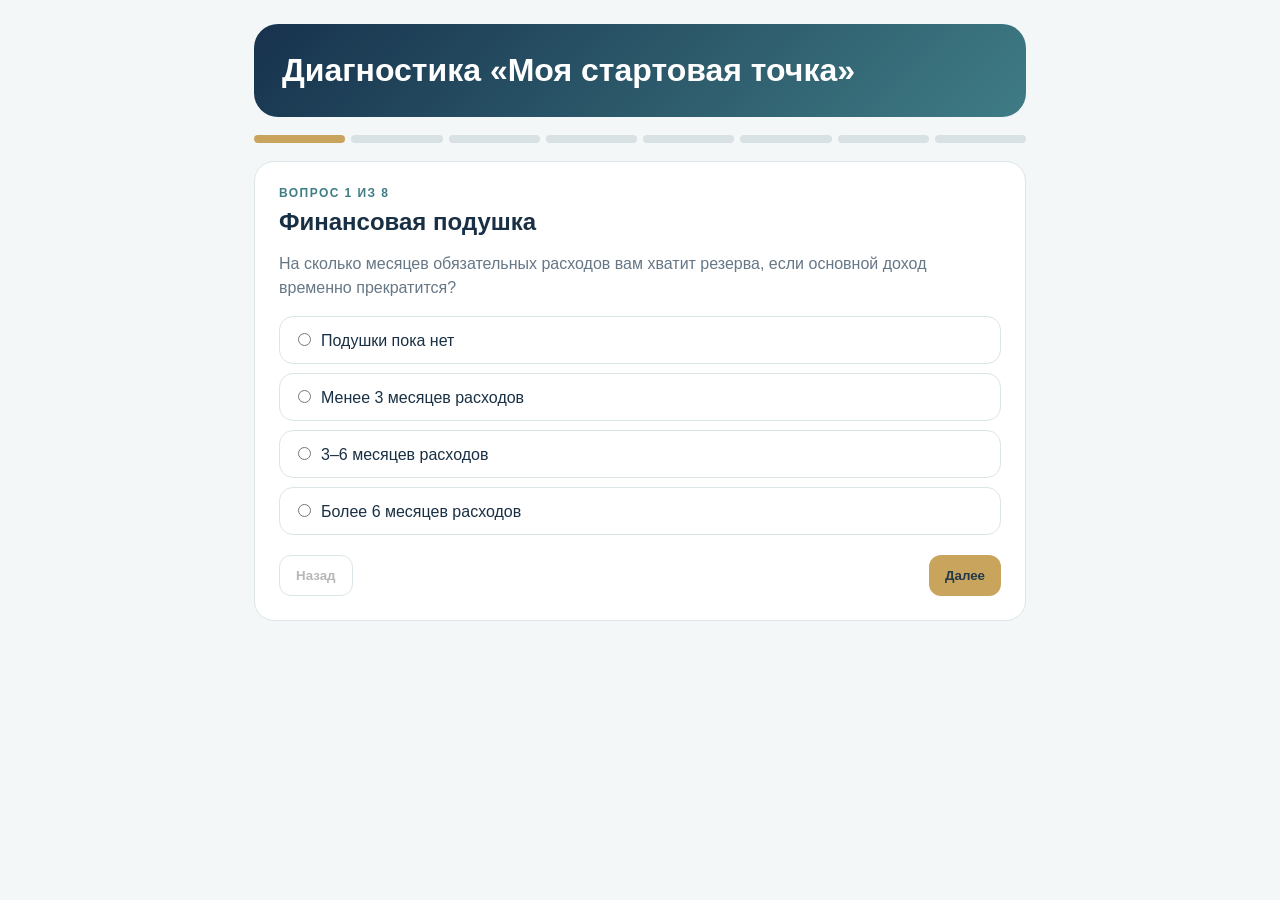
<file: index.html>
<!doctype html><html lang="ru"><head><meta charset="utf-8"><meta name="viewport" content="width=device-width,initial-scale=1"><title>Диагностика «Моя стартовая точка»</title><style>:root{--n:#17324d;--t:#3f7c85;--g:#c9a45c;--bg:#f4f7f8;--m:#667786;--l:#dce5e8}*{box-sizing:border-box}body{margin:0;font:16px Arial,sans-serif;background:var(--bg);color:#193044}.w{max-width:820px;margin:auto;padding:24px}.h{background:linear-gradient(135deg,var(--n),var(--t));color:#fff;padding:28px;border-radius:24px}.h h1{margin:0}.p{display:flex;gap:6px;margin:18px 0}.p i{height:8px;flex:1;border-radius:9px;background:#d8e1e4}.p i.on{background:var(--g)}.c{background:#fff;border:1px solid var(--l);border-radius:20px;padding:24px;margin-top:16px}.k{font-size:12px;letter-spacing:.12em;text-transform:uppercase;color:var(--t);font-weight:700}h2{margin:8px 0}.sub,.note{color:var(--m);line-height:1.5}.o{display:block;border:1px solid var(--l);border-radius:14px;padding:13px;margin:9px 0;cursor:pointer}.o:hover{background:#f8fbfb}.o input{margin-right:10px}.nav{display:flex;justify-content:space-between;gap:10px;margin-top:20px}button{border:0;border-radius:12px;padding:12px 16px;font-weight:700;cursor:pointer}.pri{background:var(--g);color:#23394b}.sec{background:#fff;border:1px solid var(--l)}.hide{display:none}.met,.recs{display:grid;grid-template-columns:repeat(3,1fr);gap:12px}.met div,.rec{border:1px solid var(--l);border-radius:16px;padding:14px}.met small{display:block;color:var(--m);margin-bottom:6px}.call,.route{background:#eef6f6;border-left:5px solid var(--t);border-radius:14px;padding:16px;margin:18px 0}.badge{display:inline-block;background:#eef3f4;border-radius:99px;padding:4px 8px;font-size:12px;color:var(--t);font-weight:700}.levels{display:grid;gap:10px}.lv{border:1px solid var(--l);border-radius:16px;padding:14px;position:relative}.lv.on{border:2px solid var(--t);background:#eef6f6}.lv.on:after{content:'Вы здесь';position:absolute;right:12px;top:12px;background:var(--g);border-radius:99px;padding:4px 8px;font-size:11px;font-weight:700}.lv small{display:block;color:var(--m);margin:3px 0}.lv p{margin:5px 60px 0 0;color:var(--m);line-height:1.4}.note{font-size:12px;margin-top:18px}@media(max-width:700px){.met,.recs{grid-template-columns:1fr}.w{padding:14px}}</style></head><body><main class="w"><header class="h"><h1>Диагностика «Моя стартовая точка»</h1></header><section id="quiz"><div id="prog" class="p"></div><div class="c"><div id="qn" class="k"></div><h2 id="qt"></h2><p id="qs" class="sub"></p><div id="ans"></div><div class="nav"><button id="back" class="sec">Назад</button><button id="next" class="pri">Далее</button></div></div></section><section id="res" class="hide"><div class="c"><div class="met"><div><small>Ваш результат</small><strong id="score"></strong></div><div><small>Стартовый уровень</small><strong id="level"></strong></div><div><small>Главный приоритет</small><strong id="priority"></strong></div></div><div class="call"><strong id="rt"></strong><div id="rx"></div></div><h2>Что делать дальше</h2><div id="recs" class="recs"></div><div class="call"><strong>Мой главный следующий шаг</strong><div id="step"></div></div><div class="route"><strong>Это не оценка ваших финансов.</strong><br>Это ваша текущая точка на маршруте к системному инвестированию.</div><h2>4 стартовых уровня</h2><div class="levels"><div id="l0" class="lv"><strong>1. Финансовый фундамент</strong><small>0–7 баллов</small><p>Укрепляем базу: подушка, кредиты, регулярные накопления и понимание общей финансовой картины.</p></div><div id="l1" class="lv"><strong>2. Готовность к старту</strong><small>8–15 баллов</small><p>Можно переходить к первым системным действиям: цели, регулярность и понимание риска.</p></div><div id="l2" class="lv"><strong>3. Построение инвестиционной системы</strong><small>16–20 баллов</small><p>Связываем цели, сроки, допустимый риск и инвестиционные инструменты в единый план.</p></div><div id="l3" class="lv"><strong>4. Оптимизация капитала</strong><small>21–24 балла</small><p>Фокус на диверсификации, эффективности структуры капитала и защите достигнутого.</p></div></div><div class="nav"><button id="restart" class="sec">Пройти заново</button><button id="print" class="pri">Сохранить результат в PDF</button></div><p class="note">Образовательная диагностика, не индивидуальная инвестиционная рекомендация. Данные не отправляются и не сохраняются: расчет выполняется только в браузере.</p></div></section></main><script>const Q=[['Финансовая подушка','На сколько месяцев обязательных расходов вам хватит резерва, если основной доход временно прекратится?',['Подушки пока нет','Менее 3 месяцев расходов','3–6 месяцев расходов','Более 6 месяцев расходов'],['Начните с создания минимального финансового резерва.','Доведите резерв хотя бы до 3 месяцев обязательных расходов.','Оцените, соответствует ли размер подушки вашей семейной ситуации.','Подушка сформирована — можно сосредоточиться на других элементах системы.']],['Регулярность накоплений','Какую часть дохода вы обычно откладываете каждый месяц?',['Пока не откладываю регулярно','До 10%','10–20%','Более 20%'],['Начните с небольшой фиксированной суммы и сделайте накопление регулярным.','Закрепите привычку и постепенно увеличивайте долю накоплений.','Свяжите сумму накоплений с конкретными целями.','Важно эффективно распределять создаваемый капитал.']],['Кредиты','Как кредиты и другие заемные обязательства влияют на ваш бюджет?',['Есть просрочки по платежам','Платежи заметно ограничивают бюджет','Есть кредиты, но платежи не мешают другим финансовым целям','Нет дорогих кредитов и займов'],['Урегулируйте просрочки и стабилизируйте долговую нагрузку.','Снизьте кредитную нагрузку и создайте больше свободного денежного потока.','Контролируйте стоимость кредитов и не позволяйте им вытеснять накопления.','Дорогие кредиты не мешают построению инвестиционного плана.']],['Финансовые цели','Насколько конкретно вы понимаете, для чего вам нужны накопления и инвестиции?',['Финансовые цели пока не определены','Есть желания, но без конкретных сумм и сроков','Есть 1–2 понятные цели','Цели имеют суммы, сроки и приоритеты'],['Выберите одну важную цель и начните с вопроса: зачем она вам?','Переведите одно желание в конкретную сумму и срок.','Уточните сумму, срок и приоритет каждой цели.','Свяжите цели с регулярным планом накоплений.']],['Как сегодня устроены мои инвестиции?','Выберите вариант, который лучше всего описывает вашу текущую ситуацию.',['Пока не инвестирую','Иногда покупаю что-то без четкого плана','Инвестирую, но нерегулярно','Есть понятный регулярный инвестиционный план'],['Начинайте с базовых принципов, простых инструментов и небольших сумм.','Сделайте паузу в хаотичных покупках и сформулируйте правила.','Добавьте регулярность и автоматизацию.','Проверьте соответствие плана целям, срокам и риску.']],['Отношение к инвестиционному риску','Насколько осознанно вы учитываете возможность временных потерь и колебаний стоимости?',['Пока об этом не думал(а)','В основном смотрю на потенциальную доходность','Понимаю, какие колебания и временные потери готов(а) выдержать','Заранее определяю допустимый риск для каждой финансовой цели'],['Определите, какие потери вы финансово и эмоционально способны выдержать.','Доходность без оценки риска — только половина картины.','Свяжите допустимый риск со сроками конкретных целей.','Периодически проверяйте, не изменились ли цели, сроки и риск.']],['Картина моих денег и активов','Насколько хорошо вы понимаете, где находятся ваши накопления, инвестиции и другие значимые активы?',['Полной картины пока нет','Знаю основные накопления и инвестиции, но не веду общий учет','Веду список и знаю примерную стоимость активов','Регулярно смотрю на весь капитал и его структуру'],['Составьте список основных активов, накоплений и обязательств.','Добавьте стоимость, доступность денег и назначение каждого актива.','Периодически оценивайте структуру и концентрацию рисков.','Фокусируйтесь на диверсификации и эффективности капитала.']],['Защита семьи от крупных финансовых рисков','Речь о событиях, которые могут резко ухудшить финансовое положение семьи: серьезная болезнь или травма, длительная потеря дохода, смерть основного кормильца, повреждение или утрата жилья и другого значимого имущества. Оцените, есть ли у семьи резерв и/или страховая защита на такие случаи.',['Эту тему пока не оценивал(а)','Есть отдельные страховые решения, но общей картины нет','Основные финансовые риски семьи частично закрыты','Есть понятная система защиты ключевых рисков'],['Определите события, которые могут сильнее всего повлиять на финансовый план семьи.','Проверьте, какие риски реально закрывают существующие решения и резервы.','Определите наиболее критичные пробелы в защите.','Периодически проверяйте актуальность системы защиты.']]];let c=0,S=Array(8).fill(null),E=id=>document.getElementById(id);function render(){E('prog').innerHTML=Q.map((_,i)=>`<i class="${i<=c?'on':''}"></i>`).join('');E('qn').textContent=`Вопрос ${c+1} из 8`;E('qt').textContent=Q[c][0];E('qs').textContent=Q[c][1];E('ans').innerHTML=Q[c][2].map((x,i)=>`<label class="o"><input type="radio" name="a" value="${i}" ${S[c]===i?'checked':''}>${x}</label>`).join('');document.querySelectorAll('[name=a]').forEach(r=>r.onchange=()=>S[c]=+r.value);E('back').disabled=c===0;E('next').textContent=c===7?'Показать результат':'Далее'}function finish(){let sc=S.reduce((a,b)=>a+b,0),lev,title,desc;if(sc<=7){lev='Финансовый фундамент';title='Сначала укрепите финансовую базу';desc='Инвестиции пока не должны быть главным фокусом.'}else if(sc<=15){lev='Готовность к старту';title='Вы готовы к первым системным действиям';desc='Сосредоточьтесь на целях, регулярности и понимании риска.'}else if(sc<=20){lev='Построение инвестиционной системы';title='От отдельных действий — к единой системе';desc='Свяжите цели, сроки, структуру капитала и инструменты.'}else{lev='Оптимизация капитала';title='База выстроена — время оптимизировать';desc='Фокус — диверсификация, эффективность и защита достигнутого.'}let rank=S.map((v,i)=>({i,v})).sort((a,b)=>a.v-b.v||a.i-b.i),ids=[];if(S[0]===0)ids.push(0);if(S[2]===0)ids.push(2);for(let x of rank){if(!ids.includes(x.i))ids.push(x.i);if(ids.length===3)break}E('score').textContent=sc+' / 24';E('level').textContent=lev;E('priority').textContent=Q[ids[0]][0];E('rt').textContent=title;E('rx').textContent=desc;if(S[2]===0){E('rt').textContent='Сначала стабилизируйте кредиты';E('rx').textContent='Просрочки — стоп-сигнал. До увеличения инвестиционного риска приоритетом является стабилизация долгов.'}else if(S[0]===0){E('rt').textContent='Сначала создайте финансовую подушку';E('rx').textContent='Отсутствие резерва делает инвестиционный план уязвимым.'}document.querySelectorAll('.lv').forEach(x=>x.classList.remove('on'));E('l'+(sc<=7?0:sc<=15?1:sc<=20?2:3)).classList.add('on');E('recs').innerHTML=ids.map((i,k)=>`<div class="rec"><span class="badge">Приоритет ${k+1}</span><h3>${Q[i][0]}</h3><div>${Q[i][3][S[i]]}</div></div>`).join('');E('step').textContent=Q[ids[0]][3][S[ids[0]]];E('quiz').classList.add('hide');E('res').classList.remove('hide')}E('next').onclick=()=>{let r=document.querySelector('[name=a]:checked');if(r)S[c]=+r.value;if(S[c]===null)return alert('Выберите один вариант ответа.');c===7?finish():(c++,render())};E('back').onclick=()=>{if(c>0)c--;render()};E('restart').onclick=()=>{c=0;S=Array(8).fill(null);E('res').classList.add('hide');E('quiz').classList.remove('hide');render()};E('print').onclick=()=>print();render();</script></body></html>
</file>
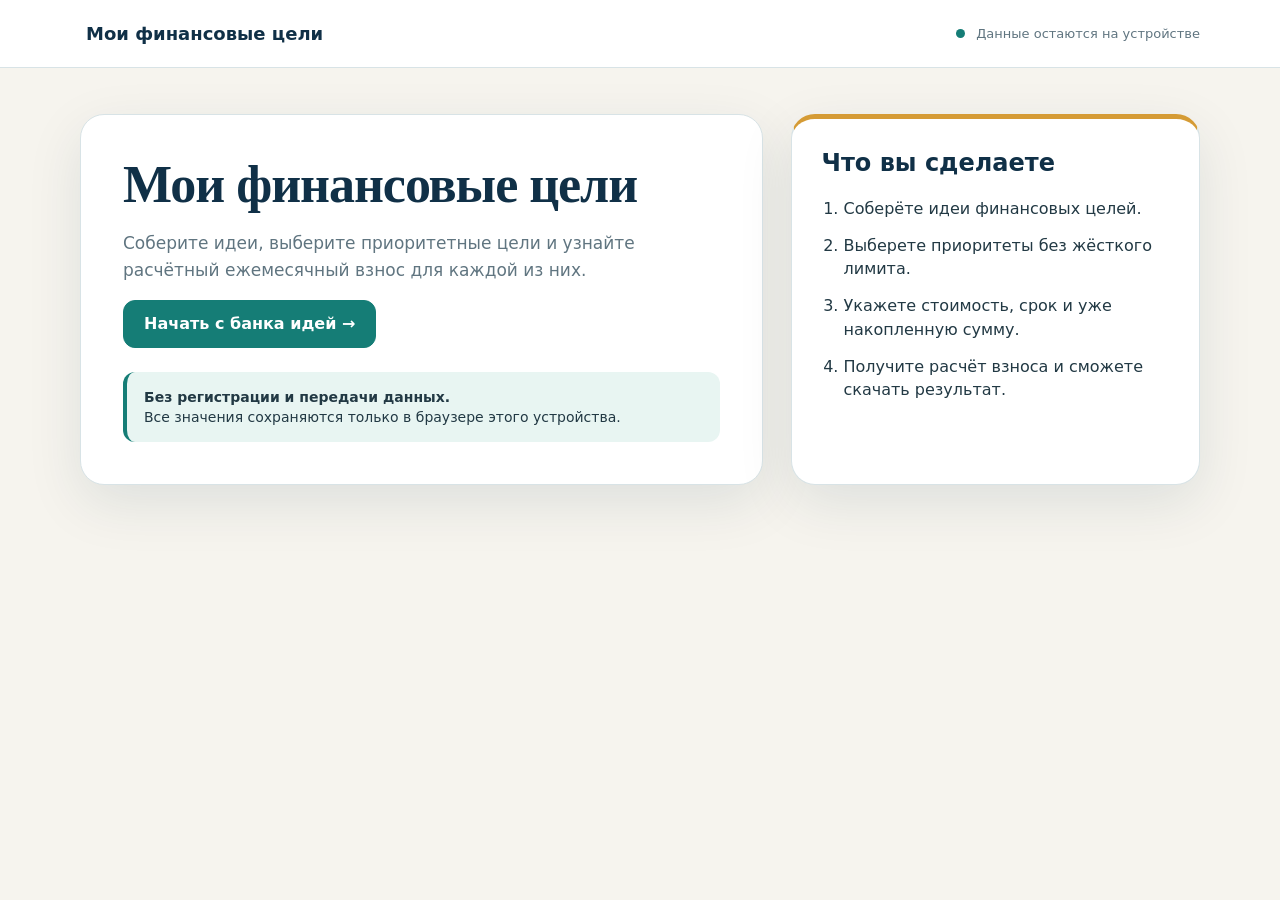
<file: financial-goals/index.html>
<!doctype html>
<html lang="ru">
<head>
  <meta charset="UTF-8">
  <meta name="viewport" content="width=device-width,initial-scale=1">
  <meta name="description" content="Приоритизация финансовых целей и расчёт ежемесячного взноса — без регистрации и передачи данных.">
  <title>Мои финансовые цели</title>
  <link rel="stylesheet" href="./style.css?v=1">
</head>
<body>
  <header class="topbar"><button id="brand">Мои финансовые цели</button><span><i></i> Данные остаются на устройстве</span></header>
  <main id="app"></main>
  <script src="../financial-start/html2pdf.bundle.min.js"></script>
  <script>
const ideas=[
  ["Недвижимость",["Первоначальный взнос","Квартира для себя","Недвижимость для дохода"]],
  ["Крупные покупки",["Автомобиль","Ремонт","Техника"]],
  ["Образование",["Образование детей","Новое образование","Повышение квалификации"]],
  ["Качество жизни",["Путешествие","Крупный семейный проект"]],
  ["Бизнес",["Запуск бизнеса","Развитие бизнеса"]],
  ["Капитал",["Капитал для пассивного дохода","Капитал детям"]]
];
const storageKey="financial-goals-v1";
const format=new Intl.NumberFormat("ru-RU",{maximumFractionDigits:0});
let state={screen:"home",selected:[],customIdeas:[],goals:[],queue:[],editing:null,inflation:7,growth:14,reflection:""};
const app=document.getElementById("app");
function load(){try{const saved=JSON.parse(localStorage.getItem(storageKey)||"{}");state={...state,...saved,screen:"home",queue:[],editing:null};}catch{}}
function save(){localStorage.setItem(storageKey,JSON.stringify({...state,screen:"home",queue:[],editing:null}));}
function esc(v){return String(v??"").replace(/[&<>"']/g,c=>({"&":"&amp;","<":"&lt;",">":"&gt;",'"':"&quot;","'":"&#39;"}[c]));}
function yearsText(v){const n=Number(v);return Number.isInteger(n)?`${n} ${n%10===1&&n%100!==11?"год":n%10>=2&&n%10<=4&&(n%100<12||n%100>14)?"года":"лет"}`:`${n} лет`;}
function calc(goal){const futureCost=goal.cost*(1+state.inflation/100)**goal.years;const futureSaved=goal.saved*(1+state.growth/100)**goal.years;const months=Math.round(goal.years*12);const monthlyRate=(1+state.growth/100)**(1/12)-1;const factor=monthlyRate===0?months:((1+monthlyRate)**months-1)/monthlyRate;return{goal,futureCost,futureSaved,monthly:Math.max(0,(futureCost-futureSaved)/factor),months};}
function shell(body,step=""){app.innerHTML=`<section class="screen">${step?`<div class="progress"><span>${step}</span><b>Данные сохраняются автоматически</b></div>`:""}${body}</section>`;}
function render(){save();if(state.screen==="home")return home();if(state.screen==="ideas")return bank();if(state.screen==="form")return form();if(state.screen==="summary")return summary();}
function home(){shell(`<div class="hero"><section class="hero-main"><h1>Мои финансовые цели</h1><p class="lead">Соберите идеи, выберите приоритетные цели и узнайте расчётный ежемесячный взнос для каждой из них.</p><button class="primary" id="start">${state.goals.length||state.selected.length?"Продолжить работу":"Начать с банка идей"} →</button><div class="note"><strong>Без регистрации и передачи данных.</strong><br>Все значения сохраняются только в браузере этого устройства.</div></section><aside class="hero-side"><h2>Что вы сделаете</h2><ol><li>Соберёте идеи финансовых целей.</li><li>Выберете приоритеты без жёсткого лимита.</li><li>Укажете стоимость, срок и уже накопленную сумму.</li><li>Получите расчёт взноса и сможете скачать результат.</li></ol></aside></div>`);document.getElementById("start").onclick=()=>{state.screen="ideas";render()};}
function bank(){const all=[...ideas,["Мои идеи",state.customIdeas]];shell(`<div class="head"><p class="eyebrow">Шаг 1</p><h1>Банк идей</h1><p>Можно выбрать одну идею несколько раз. Для первого цикла рекомендуем сфокусироваться максимум на трёх целях, но жёсткого ограничения нет.</p></div><div class="workspace"><section><div class="idea-groups">${all.map(([cat,list])=>`<div class="idea-group"><h2>${cat}</h2><div class="idea-list">${list.map(name=>`<button class="idea" data-name="${esc(name)}"><span>${esc(name)}</span><small>Выбрать цель</small></button>`).join("")||"<p class='muted'>Добавьте свою идею ниже.</p>"}</div></div>`).join("")}</div><form id="custom" class="custom"><label>Своя идея<input name="name" maxlength="80" placeholder="Например, семейное путешествие"></label><button class="secondary">Добавить идею</button></form></section><aside class="selected"><h2>Выбрано для заполнения</h2><p>${state.selected.length?`${state.selected.length} ${state.selected.length===1?"цель":"цели"}`:"Пока ничего не выбрано"}</p><div>${state.selected.map((name,i)=>`<div class="selected-row"><span>${esc(name)}</span><button data-remove="${i}" aria-label="Убрать ${esc(name)}">×</button></div>`).join("")}</div><button class="primary wide" id="fill" ${state.selected.length?"":"disabled"}>Заполнить параметры →</button>${state.goals.length?`<button class="secondary wide" id="results">К сохранённым целям</button>`:""}</aside></div>`,`1 из 3`);
document.querySelectorAll(".idea").forEach(b=>b.onclick=()=>{state.selected.push(b.dataset.name);render()});document.querySelectorAll("[data-remove]").forEach(b=>b.onclick=()=>{state.selected.splice(Number(b.dataset.remove),1);render()});document.getElementById("custom").onsubmit=e=>{e.preventDefault();const name=new FormData(e.currentTarget).get("name").trim();if(!name)return;if(!state.customIdeas.includes(name))state.customIdeas.push(name);state.selected.push(name);render()};document.getElementById("fill").onclick=()=>{state.queue=[...state.selected];state.editing=null;state.screen="form";render()};const res=document.getElementById("results");if(res)res.onclick=()=>{state.screen="summary";render()};}
function form(){const existing=state.editing!==null?state.goals.find(g=>g.id===state.editing):null;const name=existing?.name||state.queue[0]||"";if(!name){state.screen="summary";return render()}shell(`<div class="head"><p class="eyebrow">Шаг 2</p><h1>${existing?"Изменить цель":"Из желания — в финансовую цель"}</h1><p>${existing?"Поля заполнены сохранёнными данными.":`Сейчас заполняем: <strong>${esc(name)}</strong>. После сохранения останется: ${Math.max(0,state.queue.length-1)}.`}</p></div><form class="goal-form" id="goalForm"><label>Название<input name="name" required maxlength="80" value="${esc(name)}"></label><label>Почему это важно? <em>необязательно</em><input name="why" maxlength="180" value="${esc(existing?.why||"")}" placeholder="Коротко зафиксируйте личный смысл"></label><div class="fields"><label>Стоимость цели сегодня, ₽<input name="cost" type="number" min="1" max="1000000000000" step="1" required value="${existing?.cost??""}" placeholder="Введите сумму"><small>От 1 ₽ до 1 трлн ₽</small></label><label>Срок до цели, лет<input name="years" type="number" min="0.1" max="50" step="0.1" required value="${existing?.years??""}" placeholder="Например, 5"><small>От 0,1 до 50 лет</small></label><label>Уже отложено, ₽ <em>необязательно</em><input name="saved" type="number" min="0" max="1000000000000" step="1" value="${existing?.saved??""}" placeholder="0"></label><label>Приоритет<select name="priority"><option ${existing?.priority==="Высокий"?"selected":""}>Высокий</option><option ${existing?.priority==="Средний"?"selected":""}>Средний</option><option ${existing?.priority==="Низкий"?"selected":""}>Низкий</option></select></label></div><p class="error" id="error"></p><div class="actions"><button type="button" class="secondary" id="cancel">Назад</button><button class="primary">Сохранить цель</button></div></form>`,`2 из 3`);
document.getElementById("cancel").onclick=()=>{state.screen=existing?"summary":"ideas";render()};document.getElementById("goalForm").onsubmit=e=>{e.preventDefault();const f=new FormData(e.currentTarget),goal={id:existing?.id||Date.now()+Math.random(),name:f.get("name").trim(),why:f.get("why").trim(),cost:Number(f.get("cost")),years:Number(f.get("years")),saved:Number(f.get("saved")||0),priority:f.get("priority")};let err="";if(!goal.name)err="Укажите название цели.";else if(!Number.isFinite(goal.cost)||goal.cost<1||goal.cost>1e12)err="Исправьте стоимость цели: допустима сумма от 1 ₽ до 1 трлн ₽.";else if(!Number.isFinite(goal.years)||goal.years<.1||goal.years>50)err="Исправьте срок: допустимо от 0,1 до 50 лет.";else if(!Number.isFinite(goal.saved)||goal.saved<0||goal.saved>1e12)err="Исправьте уже накопленную сумму: допустимо от 0 ₽ до 1 трлн ₽.";if(err){document.getElementById("error").textContent=err;return}if(existing){state.goals=state.goals.map(g=>g.id===existing.id?goal:g);state.editing=null;state.screen="summary"}else{state.goals.push(goal);state.queue.shift();state.selected.shift();state.screen=state.queue.length?"form":"summary"}render()};}
function summary(){const valid=Number.isFinite(state.inflation)&&state.inflation>=0&&state.inflation<=100&&Number.isFinite(state.growth)&&state.growth>=0&&state.growth<=100;const rows=valid?state.goals.map(calc):[];const total=rows.reduce((s,r)=>s+r.monthly,0);const order={"Высокий":0,"Средний":1,"Низкий":2};const sorted=[...rows].sort((a,b)=>order[a.goal.priority]-order[b.goal.priority]);shell(`<div id="pdf"><header class="result-hero"><p class="eyebrow">Результат</p><h1>Мой план финансовых целей</h1><p>Расчёт показывает ориентир для планирования, а не обещание будущей доходности.</p></header><div class="result-shell"><div class="rates"><label>Инфляция, % в год<input id="inflation" type="number" min="0" max="100" step="0.1" value="${state.inflation}"><small>Задано системой, можно изменить</small></label><label>Сценарная доходность, % в год<input id="growth" type="number" min="0" max="100" step="0.1" value="${state.growth}"><small>Сценарий, не прогноз и не гарантия</small></label></div><aside class="inflation"><strong>Проверьте ориентир по инфляции</strong><p>Сравните официальную инфляцию со своей персональной — она зависит от структуры расходов.</p><a href="https://fincult.info/calc/inflation/" target="_blank" rel="noopener">Рассчитать персональную инфляцию ↗</a></aside>${!valid?`<p class="error">Инфляция и доходность должны быть числами от 0 до 100%.</p>`:""}${!state.goals.length?`<div class="empty"><b>Добавьте хотя бы одну цель</b></div>`:`<div class="total"><span>Суммарный расчётный взнос на старте</span><strong>${format.format(total)} ₽/мес.</strong><small>Предполагается, что накопление на все цели начинается одновременно.</small></div><h2>Цели в порядке приоритета</h2><div class="calc-list">${sorted.map((r,i)=>`<article><div class="calc-title"><div><span class="tag">${esc(r.goal.priority)} · ${i+1}</span><h3>${esc(r.goal.name)}</h3><small>${yearsText(r.goal.years)}</small></div><button data-edit="${r.goal.id}">Изменить</button></div><div class="metrics"><div><span>Стоимость сегодня</span><b>${format.format(r.goal.cost)} ₽</b></div><div><span>Будущая стоимость</span><b>${format.format(r.futureCost)} ₽</b></div><div><span>Накопленное к сроку</span><b>${format.format(r.futureSaved)} ₽</b></div><div class="accent"><span>Нужно в месяц</span><b>${format.format(r.monthly)} ₽/мес.</b></div></div><p class="explain">Расчёт учитывает инфляцию ${state.inflation}% и эффективную годовую доходность ${state.growth}%. Месячная ставка: (1 + годовая ставка)<sup>1/12</sup> − 1; взносы предполагаются в конце месяца.</p><button class="delete" data-delete="${r.goal.id}">Удалить цель</button></article>`).join("")}</div>`}<div class="reflection"><h2>Какой следующий шаг реалистичен?</h2><div>${["Расчёт соответствует моим ожиданиям","Нужно уточнить стоимость цели","Нужно пересмотреть срок","Цели лучше реализовывать последовательно","Нужно изменить приоритеты"].map(v=>`<button class="${state.reflection===v?"selected":""}" data-ref="${v}">${v}</button>`).join("")}</div></div><p class="disclaimer">Расчёт носит образовательный характер и не является индивидуальной инвестиционной рекомендацией.</p></div></div><div class="result-actions"><button class="primary" id="pdfBtn">Скачать результат в PDF</button><button class="secondary" id="add">Добавить или выбрать цели</button></div><p id="status" class="muted"></p>`,`3 из 3`);
document.getElementById("inflation").onchange=e=>{state.inflation=Number(e.target.value);render()};document.getElementById("growth").onchange=e=>{state.growth=Number(e.target.value);render()};document.querySelectorAll("[data-edit]").forEach(b=>b.onclick=()=>{state.editing=Number(b.dataset.edit);state.screen="form";render()});document.querySelectorAll("[data-delete]").forEach(b=>b.onclick=()=>{if(confirm("Удалить эту цель?")){state.goals=state.goals.filter(g=>g.id!==Number(b.dataset.delete));render()}});document.querySelectorAll("[data-ref]").forEach(b=>b.onclick=()=>{state.reflection=b.dataset.ref;render()});document.getElementById("add").onclick=()=>{state.screen="ideas";render()};document.getElementById("pdfBtn").onclick=downloadPdf;}
async function downloadPdf(){const btn=document.getElementById("pdfBtn"),status=document.getElementById("status");btn.disabled=true;status.textContent="Формируем PDF…";try{const date=new Date().toLocaleDateString("ru-RU").replaceAll(".","-");await html2pdf().set({margin:9,filename:`Мои_финансовые_цели_${date}.pdf`,image:{type:"jpeg",quality:.96},html2canvas:{scale:2,backgroundColor:"#fff",useCORS:true},jsPDF:{unit:"mm",format:"a4",orientation:"portrait"},pagebreak:{mode:["css","legacy"]}}).from(document.getElementById("pdf")).save();status.textContent="PDF скачан на устройство."}catch{status.textContent="Не удалось создать PDF. Обновите страницу и попробуйте снова."}finally{btn.disabled=false}}
document.getElementById("brand").onclick=()=>{state.screen="home";render()};load();render();
  </script>
</body>
</html>
</file>
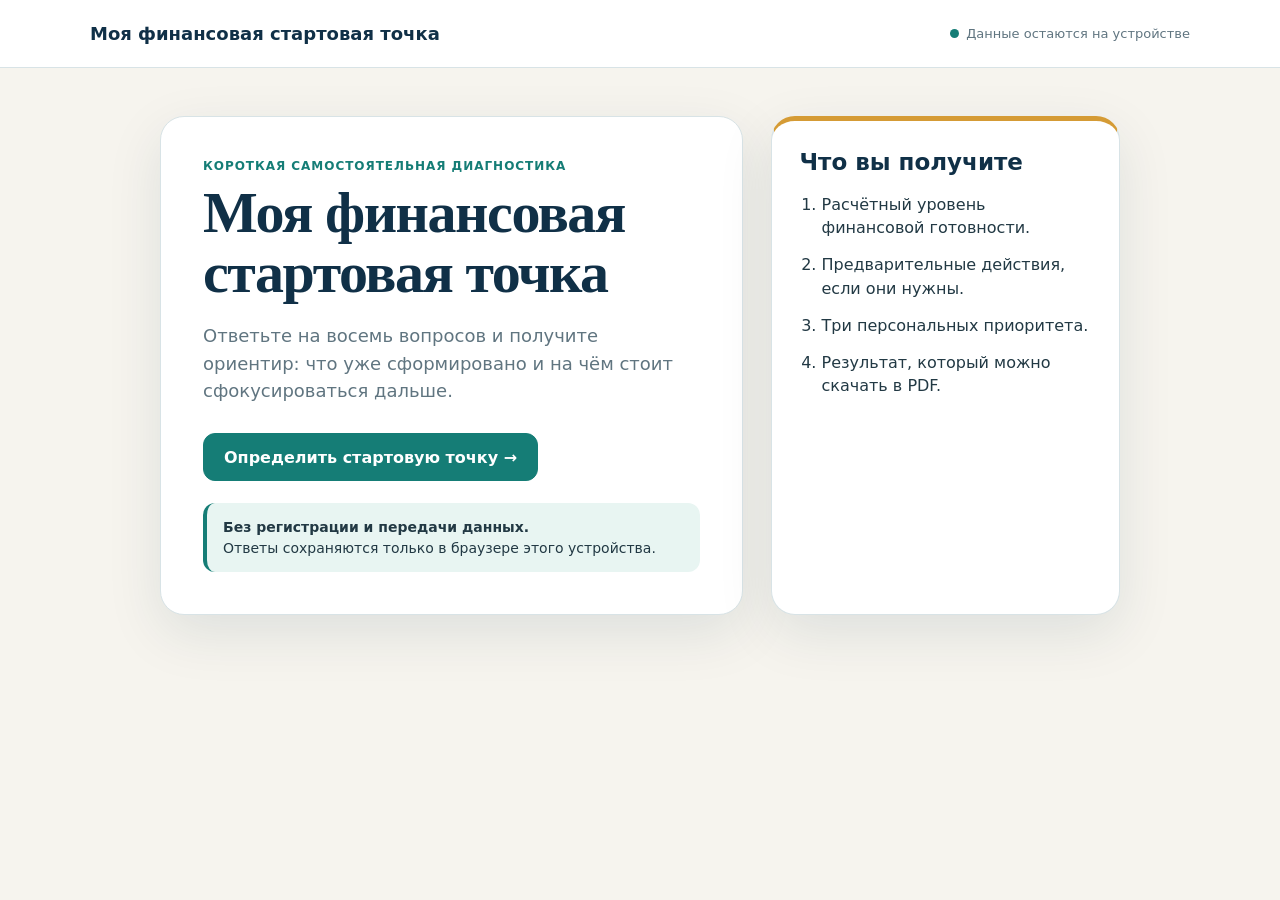
<file: financial-start/index.html>
<!doctype html>
<html lang="ru">
<head>
  <meta charset="UTF-8">
  <meta name="viewport" content="width=device-width, initial-scale=1.0">
  <meta name="description" content="Короткая диагностика финансовой стартовой точки — без регистрации и передачи данных.">
  <title>Моя финансовая стартовая точка</title>
  <link rel="stylesheet" href="./style.css?v=9042c731">
</head>
<body>
  <header class="topbar">
    <button class="brand" id="brand">Моя финансовая стартовая точка</button>
    <span class="privacy-dot"><i></i> Данные остаются на устройстве</span>
  </header>
  <main id="app"></main>
  <script src="./html2pdf.bundle.min.js"></script>
  <script type="module">
const questions = [{"title":"Финансовая подушка","text":"На сколько месяцев обязательных расходов вам хватит резерва, если основной доход временно прекратится?","options":["Подушки пока нет","Менее 3 месяцев","3–6 месяцев","Более 6 месяцев"],"actions":["Начните формировать отдельный резерв и постепенно доведите его до 3–6 месяцев обязательных расходов.","Доведите резерв как минимум до 3 месяцев обязательных расходов.","Поддерживайте резерв на уровне 3–6 месяцев и пересматривайте сумму при изменении расходов.","Проверьте, соответствует ли размер резерва вашим рискам и не хранится ли в нём избыточная сумма без отдельной цели."]},{"title":"Регулярность накоплений","text":"Какую часть дохода вы обычно откладываете каждый месяц?","options":["Пока не откладываю регулярно","До 10%","10–20%","Более 20%"],"actions":["Настройте автоматическое накопление посильной суммы сразу после получения дохода.","Закрепите регулярность и постепенно увеличивайте долю накоплений до комфортного уровня.","Сохраняйте регулярность и распределяйте накопления между конкретными целями.","Проверьте, что высокая доля накоплений не создаёт дефицита текущих денег и направляется на приоритетные цели."]},{"title":"Кредиты","text":"Как кредиты и другие заемные обязательства влияют на ваш бюджет?","options":["Есть просрочки по платежам","Платежи заметно ограничивают бюджет","Есть кредиты, но платежи не мешают другим финансовым целям","Нет кредитов и займов"],"actions":["Сначала устраните просрочки и стабилизируйте платежи; инвестиционные действия отложите до решения этой задачи.","Составьте план снижения кредитной нагрузки и освободите больше денег для финансовых целей.","Продолжайте соблюдать график платежей и контролируйте, чтобы кредиты не начали ограничивать накопления.","Сохраняйте осторожность с новыми займами и направляйте свободный денежный поток на приоритетные цели."]},{"title":"Финансовые цели","text":"Насколько конкретно вы понимаете, для чего вам нужны накопления и инвестиции?","options":["Цели пока не определены","Есть желания, но без сумм и сроков","Есть 1–2 понятные цели, с суммами и сроками","Все цели имеют суммы, сроки и приоритеты"],"actions":["Соберите идеи и сначала выделите три финансовые цели, которые действительно важны сейчас.","Добавьте к желаниям ориентировочную стоимость, срок и приоритет.","Проверьте приоритеты целей и рассчитайте необходимый ежемесячный взнос.","Регулярно пересматривайте стоимость, сроки и приоритеты целей при изменении обстоятельств."]},{"title":"Как сегодня устроены мои инвестиции?","text":"Выберите вариант, который лучше всего описывает вашу ситуацию.","options":["Пока не инвестирую","Пробовал(а) покупать отдельные активы","Инвестирую, но нерегулярно","Есть инвестиционная стратегия и правила покупок"],"actions":["Сначала укрепите финансовую базу, определите цели и изучите основные классы инструментов.","Замените отдельные спонтанные покупки простыми правилами: цель, срок, допустимый риск и регулярность.","Зафиксируйте инвестиционный план и настройте регулярное выполнение выбранной стратегии.","Периодически проверяйте стратегию, распределение активов и соответствие портфеля целям."]},{"title":"Отношение к инвестиционному риску","text":"Насколько осознанно вы учитываете возможность временных потерь и колебаний стоимости?","options":["Пока об этом не думал(а)","В основном смотрю на потенциальную доходность","Понимаю, какие колебания готов(а) выдержать","Риск-профиль определен и учтен в инвестиционной стратегии"],"actions":["Определите, как вы реагируете на временное снижение стоимости и какие потери для вас неприемлемы.","Оценивайте не только потенциальную доходность, но и возможную просадку, срок восстановления и риск потери денег.","Свяжите свою терпимость к риску со сроком каждой цели и правилами выбора инструментов.","Периодически пересматривайте риск-профиль и проверяйте, соответствует ли ему фактическая структура инвестиций."]},{"title":"Картина моих денег и активов","text":"Насколько хорошо вы понимаете, где находятся ваши накопления, инвестиции и другие значимые активы?","options":["Полной картины пока нет","Знаю основные накопления, но не веду общий учет","Веду список и знаю примерную стоимость активов","Регулярно смотрю на весь капитал и его структуру"],"actions":["Составьте единый список накоплений, инвестиций, недвижимости и других значимых активов.","Соберите основные активы в одной таблице и зафиксируйте их примерную стоимость.","Регулярно обновляйте список и отмечайте ликвидность и роль каждого актива в вашем плане.","Продолжайте регулярно оценивать структуру капитала и проверяйте избыточную концентрацию."]},{"title":"Защита семьи от крупных финансовых рисков","text":"Речь о серьезной болезни или травме, длительной потере дохода, смерти основного кормильца, повреждении или утрате жилья и другого значимого имущества.","options":["Эту тему пока не оценивал(а)","Есть отдельные решения, но общей картины нет","Основные риски частично закрыты","Есть комплексная система защиты ключевых рисков"],"actions":["Определите ключевые риски семьи и оцените, какие из них могут создать серьёзные финансовые последствия.","Соберите действующие решения в одну картину и найдите риски, которые пока не закрыты.","Проверьте достаточность страховых сумм, исключения и оставшиеся пробелы в защите.","Пересматривайте систему защиты при изменении доходов, состава семьи, имущества и обязательств."]}];
const levels = [{"min":0,"max":7,"name":"Финансовый фундамент","headline":"Перед инвестициями важно укрепить финансовую базу.","text":"Подушка, долговая нагрузка или регулярность накоплений пока требуют внимания.","focus":["Создать или укрепить подушку","Разобраться с кредитами, если они ограничивают бюджет","Сделать накопления регулярными"]},{"min":8,"max":15,"name":"Подготовка к инвестированию","headline":"Финансовая база уже частично сформирована, но инвестиционный план еще не сложился.","text":"Следующий шаг — определить цели, сроки и ориентир по риску, прежде чем выбирать инструменты.","focus":["Выбрать 3 приоритетные цели","Определить суммы и сроки","Оценить терпимость к риску и изучить базовые классы активов"]},{"min":16,"max":20,"name":"Построение инвестиционной системы","headline":"Основные элементы уже есть.","text":"Теперь важно связать цели, сроки, риск и инструменты в единый план и инвестировать по понятным правилам.","focus":["Определить подход к целям","Настроить регулярное инвестирование","Проверить распределение денег между разными классами активов"]},{"min":21,"max":24,"name":"Оптимизация капитала","headline":"Базовая инвестиционная система уже сформирована.","text":"Следующий этап — проверить, насколько разумно распределен капитал и нет ли избыточной концентрации рисков.","focus":["Проверить структуру капитала","Найти избыточную концентрацию в отдельных активах","Проверить распределение капитала и его защиту"]}];
const priorityOrder = [[2,0,1,3,7,5,4,6],[2,0,3,1,5,4,7,6],[4,3,5,6,1,7,0,2],[6,4,7,5,3,1,0,2]];
const storageKey = "financial-start-v1";
const appEl = document.getElementById("app");
let state = { screen:"home", step:0, answers:Array(8).fill(-1) };

function loadState(){
  try{
    const saved=JSON.parse(localStorage.getItem(storageKey)||"{}");
    if(Array.isArray(saved.answers)&&saved.answers.length===8) state.answers=saved.answers;
  }catch(e){}
}
function saveState(){localStorage.setItem(storageKey,JSON.stringify({answers:state.answers}));}
function score(){return state.answers.reduce((sum,value)=>sum+Math.max(0,value),0);}
function levelFor(total){return levels.find(level=>total>=level.min&&total<=level.max)||levels[0];}
function priorityIndexes(total){
  const result=[];
  const add=i=>{if(!result.includes(i)) result.push(i);};
  if(state.answers[2]===0) add(2);
  if(state.answers[0]===0) add(0);
  if(state.answers[2]===1) add(2);
  if(state.answers[0]===1) add(0);
  if(state.answers[1]===0) add(1);
  const tier=total<=7?0:total<=15?1:total<=20?2:3;
  priorityOrder[tier].slice().sort((a,b)=>state.answers[a]-state.answers[b]||priorityOrder[tier].indexOf(a)-priorityOrder[tier].indexOf(b)).forEach(add);
  return result.slice(0,3);
}
function stopMessage(){
  const overdue=state.answers[2]===0;
  const noReserve=state.answers[0]===0;
  if(overdue&&noReserve) return "Есть два предварительных действия: устранить просрочки по кредитам и затем сформировать финансовую подушку.";
  if(overdue) return "Есть просрочки по кредитам. До выбора инвестиционных инструментов сначала стабилизируйте обязательные платежи.";
  if(noReserve) return "Финансовой подушки пока нет. До выбора инвестиционных инструментов сначала сформируйте резерв.";
  return "";
}
function render(){
  if(state.screen==="home") return renderHome();
  if(state.screen==="question") return renderQuestion();
  return renderResult();
}
function renderHome(){
  const hasProgress=state.answers.some(v=>v>=0);
  appEl.innerHTML='<section class="screen hero"><div class="hero-copy"><p class="eyebrow">Короткая самостоятельная диагностика</p><h1>Моя финансовая стартовая точка</h1><p class="lead">Ответьте на восемь вопросов и получите ориентир: что уже сформировано и на чём стоит сфокусироваться дальше.</p><button class="primary" id="start">'+(hasProgress?"Продолжить диагностику →":"Определить стартовую точку →")+'</button><div class="local-note"><b>Без регистрации и передачи данных.</b><br>Ответы сохраняются только в браузере этого устройства.</div></div><aside class="hero-card"><h2>Что вы получите</h2><ol><li>Расчётный уровень финансовой готовности.</li><li>Предварительные действия, если они нужны.</li><li>Три персональных приоритета.</li><li>Результат, который можно скачать в PDF.</li></ol></aside></section>';
  document.getElementById("start").onclick=()=>{const first=state.answers.findIndex(v=>v<0);state.step=first<0?0:first;state.screen="question";render();};
}
function renderQuestion(){
  const q=questions[state.step], selected=state.answers[state.step];
  appEl.innerHTML='<section class="screen"><div class="progress-card"><div class="progress-top"><span>Вопрос '+(state.step+1)+' из '+questions.length+'</span><b>'+Math.round((state.step+1)/questions.length*100)+'%</b></div><div class="progress"><span style="width:'+((state.step+1)/questions.length*100)+'%"></span></div></div><div class="question-card"><p class="eyebrow">Стартовая точка</p><h1>'+q.title+'</h1><p class="question-text">'+q.text+'</p><div class="options">'+q.options.map((option,i)=>'<button class="option '+(selected===i?"selected":"")+'" data-value="'+i+'">'+option+'</button>').join("")+'</div><p class="error" id="error" hidden>Выберите вариант ответа.</p><div class="actions"><button class="secondary" id="back">'+(state.step===0?"← На главную":"← Назад")+'</button><button class="primary" id="next">'+(state.step===questions.length-1?"Показать результат →":"Далее →")+'</button></div></div></section>';
  document.querySelectorAll(".option").forEach(btn=>btn.onclick=()=>{state.answers[state.step]=Number(btn.dataset.value);saveState();renderQuestion();});
  document.getElementById("back").onclick=()=>{if(state.step===0){state.screen="home";}else state.step--;render();};
  document.getElementById("next").onclick=()=>{if(state.answers[state.step]<0){document.getElementById("error").hidden=false;return;}if(state.step<questions.length-1){state.step++;render();}else{state.screen="result";render();}};
}
function renderResult(){
  if(state.answers.some(v=>v<0)){state.screen="question";state.step=state.answers.findIndex(v=>v<0);return render();}
  const total=score(), level=levelFor(total), priorities=priorityIndexes(total), stop=stopMessage();
  const firstPriority=questions[priorities[0]];
  appEl.innerHTML='<section class="screen"><article id="pdf-content"><header class="result-hero"><p class="eyebrow">Результат диагностики</p><h1>Моя стартовая точка</h1><p>Это не оценка ваших финансов. Уровень показывает, какой следующий шаг сейчас наиболее полезен именно вам.</p></header><div class="result-shell"><div class="result-summary"><div class="summary-card"><span class="summary-label">Ваш результат</span><strong class="summary-value">'+total+' / 24</strong></div><div class="summary-card current"><span class="summary-label">Стартовый уровень</span><strong class="summary-value">'+level.name+'</strong></div><div class="summary-card"><span class="summary-label">Первый следующий шаг</span><strong class="summary-value">'+firstPriority.title+'</strong></div></div><div class="level-intro"><strong>'+level.headline+'</strong><p>'+level.text+'</p></div>'+(stop?'<div class="stop"><strong>Сделать до начала инвестирования</strong><p>'+stop+'</p></div>':'')+'<h2 class="section-title">Три следующих шага</h2><div class="next-steps">'+priorities.map((index,n)=>'<div class="next-step"><span class="step-tag">Шаг '+(n+1)+'</span><h3>'+questions[index].title+'</h3><p>'+questions[index].actions[state.answers[index]]+'</p></div>').join("")+'</div><h2 class="section-title">Ориентир для следующего этапа</h2><ul class="focus-list">'+level.focus.map(item=>'<li>'+item+'</li>').join("")+'</ul><h2 class="section-title">Кратко обо всех уровнях</h2><div class="levels-overview">'+levels.map(item=>'<div class="level-summary '+(item.name===level.name?'current':'')+'"><strong>'+item.min+'–'+item.max+' · '+item.name+'</strong><p>'+item.headline+' '+item.text+'</p></div>').join("")+'</div><p class="disclaimer">Диагностика носит образовательный характер, не является индивидуальной инвестиционной рекомендацией или профессиональным финансовым консультированием.</p></div></article><div class="result-actions"><button class="primary" id="download">Скачать результат в PDF</button><button class="secondary" id="restart">Пройти заново</button></div><p class="pdf-status" id="pdf-status"></p></section>';
  document.getElementById("restart").onclick=()=>{if(confirm("Начать диагностику заново? Сохранённые ответы будут удалены.")){state={screen:"question",step:0,answers:Array(8).fill(-1)};localStorage.removeItem(storageKey);render();}};
  document.getElementById("download").onclick=downloadPdf;
}
async function downloadPdf(){
  const button=document.getElementById("download"), status=document.getElementById("pdf-status");
  button.disabled=true;status.textContent="Формируем PDF…";
  try{
    const date=new Date().toLocaleDateString("ru-RU").replaceAll(".","-");
    await html2pdf().set({
      margin:10,
      filename:"Моя_финансовая_стартовая_точка_"+date+".pdf",
      image:{type:"jpeg",quality:.96},
      html2canvas:{scale:2,backgroundColor:"#ffffff",useCORS:true},
      jsPDF:{unit:"mm",format:"a4",orientation:"portrait"},
      pagebreak:{mode:["css","legacy"]}
    }).from(document.getElementById("pdf-content")).save();
    status.textContent="PDF скачан на устройство.";
  }catch(error){
    console.error(error);
    status.textContent="Не удалось создать PDF. Обновите страницу и попробуйте ещё раз.";
  }finally{button.disabled=false;}
}
document.getElementById("brand").onclick=()=>{state.screen="home";render();};
loadState();
render();
  </script>
</body>
</html>
</file>
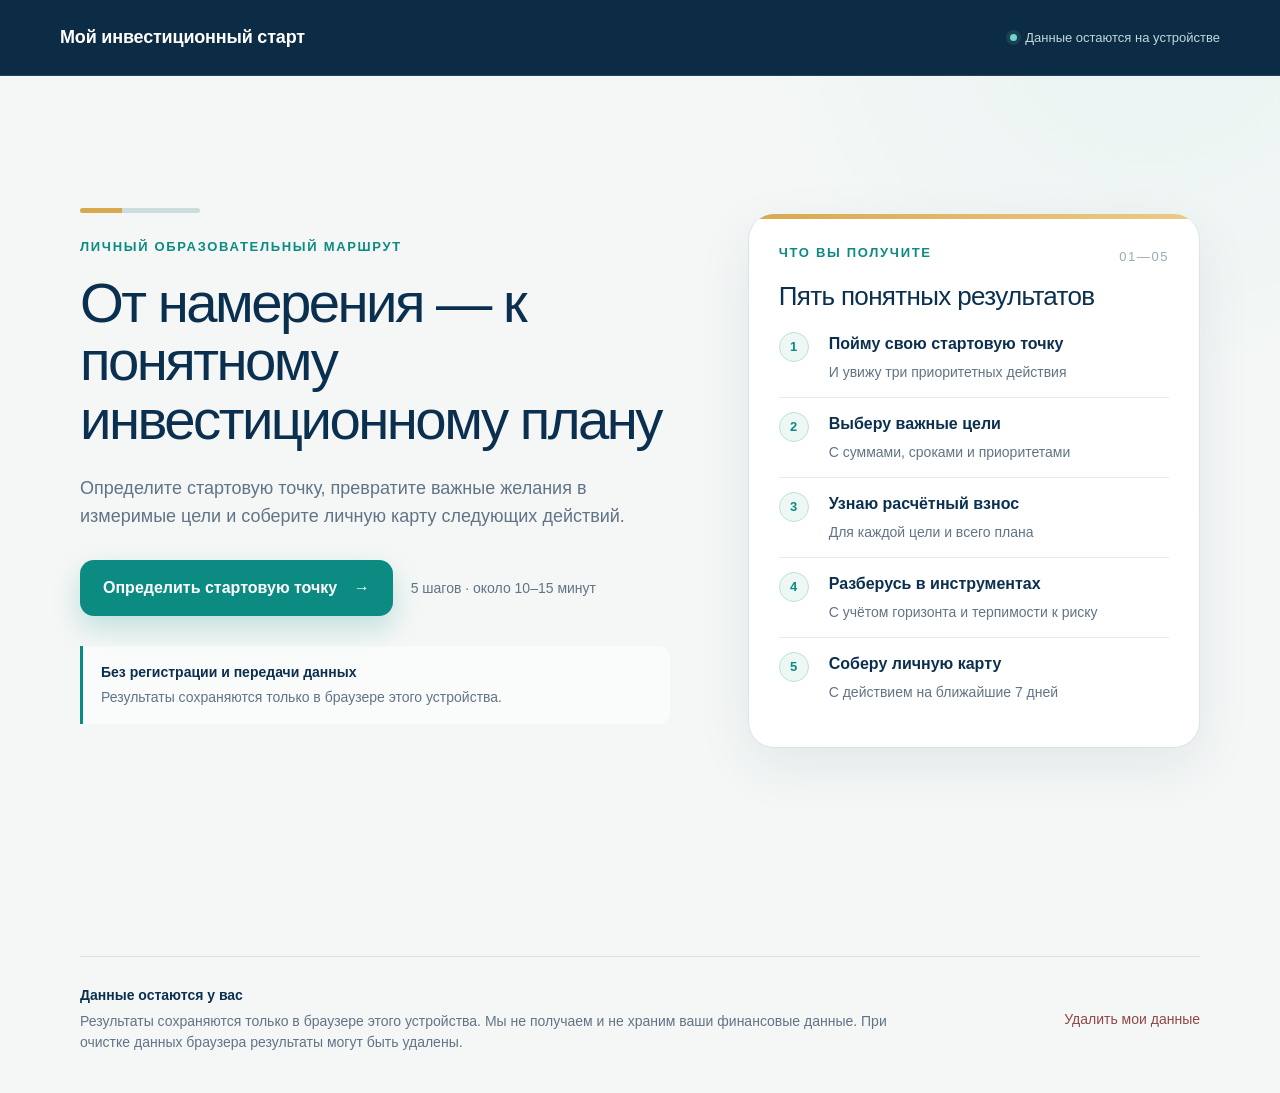
<file: investment-start/index.html>
<!doctype html>
<html lang="ru">
  <head>
    <meta charset="UTF-8" />
    <meta name="viewport" content="width=device-width, initial-scale=1.0" />
    <meta name="description" content="Самодиагностика, инвестиционные цели и сценарный расчёт — без передачи финансовых данных." />
    <title>Мой инвестиционный старт</title>
    <script type="module" crossorigin src="./assets/index-dKYP-7Qw.js"></script>
    <link rel="stylesheet" crossorigin href="./assets/index-3g697a4k.css">
  </head>
  <body>
    <div id="root"></div>
  </body>
</html>
</file>
<file: financial-goals/style.css>
:root{--navy:#103047;--ink:#223944;--muted:#607580;--teal:#157d76;--teal-dark:#0d625d;--mint:#e8f5f2;--gold:#d59b35;--cream:#f6f4ee;--line:#d8e3e6;--white:#fff;--danger:#9c3b32;--shadow:0 18px 55px rgba(14,48,71,.10)}
*{box-sizing:border-box}html{font-family:Inter,ui-sans-serif,system-ui,-apple-system,BlinkMacSystemFont,"Segoe UI",sans-serif;color:var(--ink);background:var(--cream)}body{margin:0}button,input,select{font:inherit}.topbar{min-height:68px;background:#fff;border-bottom:1px solid var(--line);display:flex;align-items:center;justify-content:space-between;padding:14px max(20px,calc((100vw - 1120px)/2))}.topbar button{border:0;background:none;color:var(--navy);font-weight:800;font-size:18px;cursor:pointer}.topbar span{font-size:13px;color:var(--muted)}.topbar i{display:inline-block;width:9px;height:9px;border-radius:50%;background:var(--teal);margin-right:7px}#app{width:min(100% - 32px,1120px);margin:auto;padding:46px 0 70px}.screen{display:grid;gap:24px}.hero{display:grid;grid-template-columns:1.25fr .75fr;gap:28px}.hero-main,.hero-side,.workspace>section,.selected,.goal-form,.result-shell,.progress{background:#fff;border:1px solid var(--line);border-radius:24px;box-shadow:var(--shadow)}.hero-main{padding:42px}.hero-side{padding:30px;border-top:5px solid var(--gold)}.eyebrow{margin:0 0 10px;color:var(--teal);font-size:12px;font-weight:800;letter-spacing:.08em;text-transform:uppercase}h1{margin:0 0 14px;color:var(--navy);font-family:Georgia,"Times New Roman",serif;font-size:clamp(34px,5vw,52px);line-height:1.08;letter-spacing:-.02em}h2,h3{color:var(--navy)}.lead,.head>p{font-size:17px;line-height:1.55;color:var(--muted)}.primary,.secondary{min-height:48px;border-radius:12px;padding:12px 20px;font-weight:800;cursor:pointer}.primary{background:var(--teal);border:1px solid var(--teal);color:#fff}.primary:hover{background:var(--teal-dark)}.primary:disabled{opacity:.45;cursor:not-allowed}.secondary{background:#fff;border:1px solid #afc0c5;color:var(--navy)}.note{margin-top:24px;padding:15px 17px;border-left:4px solid var(--teal);border-radius:12px;background:var(--mint);font-size:14px;line-height:1.45}.hero-side h2{margin-top:0}.hero-side ol{padding-left:22px;display:grid;gap:14px;line-height:1.45}.progress{padding:16px 20px;display:flex;justify-content:space-between;color:var(--muted);font-size:14px}.head{padding:8px 4px}.head h1{font-size:clamp(32px,4vw,44px)}.workspace{display:grid;grid-template-columns:1fr 330px;gap:24px;align-items:start}.workspace>section,.selected{padding:28px}.idea-groups{display:grid;gap:22px}.idea-group h2{font-size:20px;margin:0 0 12px}.idea-list{display:grid;grid-template-columns:repeat(2,1fr);gap:10px}.idea{min-height:74px;padding:14px;border:1px solid var(--line);border-radius:14px;background:#fff;text-align:left;display:flex;flex-direction:column;justify-content:space-between;cursor:pointer}.idea:hover{border-color:var(--teal);background:#f5fbfa}.idea span{font-weight:750;color:var(--navy)}.idea small{color:var(--teal)}.custom{display:grid;grid-template-columns:1fr auto;gap:12px;margin-top:26px;align-items:end}.custom label,.goal-form label,.rates label{display:grid;gap:7px;color:var(--navy);font-weight:700}.custom input,.goal-form input,.goal-form select,.rates input{min-height:46px;padding:10px 12px;border:1px solid #afc0c5;border-radius:10px;background:#fff;color:var(--ink)}.selected{position:sticky;top:18px}.selected h2{margin-top:0}.selected-row{display:flex;justify-content:space-between;gap:10px;align-items:center;padding:10px 0;border-bottom:1px solid var(--line)}.selected-row button{width:34px;height:34px;border:0;border-radius:50%;background:#edf3f2;cursor:pointer}.wide{width:100%;margin-top:14px}.goal-form{padding:34px;display:grid;gap:20px}.goal-form em{font-weight:400;color:var(--muted)}.fields{display:grid;grid-template-columns:1fr 1fr;gap:18px}.goal-form small,.rates small{color:var(--muted);font-weight:400}.actions,.result-actions{display:flex;justify-content:space-between;gap:12px}.error{color:var(--danger);font-weight:700}.result-hero{position:relative;overflow:hidden;padding:34px 38px;border-radius:26px;background:linear-gradient(112deg,#103b5a,#17566a 65%,#347d79);color:#fff}.result-hero h1{font-family:inherit;color:#fff;font-weight:500}.result-hero p:last-child{margin:0;font-size:17px}.result-shell{padding:36px}.rates{display:grid;grid-template-columns:1fr 1fr;gap:18px}.inflation{margin:20px 0;padding:18px 20px;border-left:5px solid var(--gold);border-radius:14px;background:#fff6e7}.inflation p{margin:6px 0}.inflation a{color:var(--teal);font-weight:750}.total{margin:26px 0;padding:22px;border-radius:18px;background:var(--mint);display:grid;gap:7px}.total strong{font-size:30px;color:var(--navy)}.calc-list{display:grid;gap:16px}.calc-list article{padding:22px;border:1px solid var(--line);border-radius:18px;break-inside:avoid}.calc-title{display:flex;justify-content:space-between;gap:15px}.calc-title h3{margin:8px 0 3px;font-size:22px}.calc-title button,.delete{border:0;background:none;color:var(--teal);font-weight:750;cursor:pointer}.tag{display:inline-block;padding:5px 10px;border-radius:99px;background:#edf4f2;color:var(--teal);font-size:13px;font-weight:800}.metrics{display:grid;grid-template-columns:repeat(4,1fr);gap:10px;margin-top:18px}.metrics>div{padding:14px;border-radius:12px;background:#f5f8f8;display:grid;gap:6px}.metrics span{color:var(--muted);font-size:13px}.metrics b{color:var(--navy)}.metrics .accent{background:var(--mint);border:1px solid #8ccfc5}.explain{color:var(--muted);font-size:13px;line-height:1.5}.reflection{margin-top:28px}.reflection>div{display:flex;flex-wrap:wrap;gap:8px}.reflection button{padding:10px 13px;border:1px solid var(--line);border-radius:99px;background:#fff;cursor:pointer}.reflection button.selected{border-color:var(--teal);background:var(--mint);color:var(--teal);font-weight:750}.disclaimer{margin-top:28px;padding-top:16px;border-top:1px solid var(--line);color:var(--muted);font-size:13px}.result-actions{justify-content:flex-start}.empty{padding:26px;border:1px dashed var(--line);border-radius:16px}.muted{color:var(--muted)}
@media(max-width:800px){.topbar{padding:14px 16px;align-items:flex-start}.topbar span{max-width:130px;text-align:right}.hero,.workspace,.fields,.rates,.metrics{grid-template-columns:1fr}.hero-main,.workspace>section,.selected,.goal-form,.result-shell{padding:24px}.selected{position:static}.idea-list{grid-template-columns:1fr}.custom{grid-template-columns:1fr}.actions,.result-actions{display:grid}.actions button,.result-actions button{width:100%}.progress{gap:12px}.result-hero{padding:28px 24px}#app{width:min(100% - 24px,1120px);padding-top:28px}.metrics>div{min-height:78px}}
@media print{.topbar,.result-actions,.progress,#status{display:none!important}body{background:#fff}#app{width:100%;padding:0}.result-shell{box-shadow:none}}
</file>
<file: financial-start/style.css>
:root{--navy:#103047;--ink:#223944;--muted:#607580;--teal:#157d76;--teal-dark:#0d625d;--mint:#e8f5f2;--gold:#d59b35;--cream:#f6f4ee;--line:#d8e3e6;--white:#fff;--danger:#9c3b32;--warning:#fff4df;--shadow:0 18px 55px rgba(14,48,71,.10)}
*{box-sizing:border-box}html{font-family:Inter,ui-sans-serif,system-ui,-apple-system,BlinkMacSystemFont,"Segoe UI",sans-serif;color:var(--ink);background:var(--cream)}body{margin:0;min-height:100vh}button,a{font:inherit}.topbar{min-height:68px;background:#fff;border-bottom:1px solid var(--line);display:flex;align-items:center;justify-content:space-between;gap:20px;padding:14px max(20px,calc((100vw - 1100px)/2))}
.brand{color:var(--navy);background:none;border:0;padding:0;font-weight:800;font-size:18px;cursor:pointer;text-align:left}.privacy-dot{color:var(--muted);font-size:13px;display:flex;align-items:center;gap:7px}.privacy-dot i{width:9px;height:9px;border-radius:50%;background:var(--teal);display:block}
#app{width:min(100% - 32px,960px);margin:0 auto;padding:48px 0 70px}.screen{display:grid;gap:24px}.hero{grid-template-columns:1.25fr .75fr;align-items:stretch;gap:28px}.hero-copy,.hero-card,.question-card,.result-card,.progress-card{background:#fff;border:1px solid var(--line);border-radius:24px;box-shadow:var(--shadow)}
.hero-copy{padding:42px}.eyebrow{color:var(--teal);font-weight:800;text-transform:uppercase;letter-spacing:.08em;font-size:12px;margin:0 0 10px}.hero h1,.question-card h1,.result-card h1{color:var(--navy);font-family:Georgia,"Times New Roman",serif;letter-spacing:-.025em}.hero h1{font-size:clamp(38px,6vw,58px);line-height:1.04;margin:0 0 18px}.lead{font-size:18px;line-height:1.55;color:var(--muted);margin:0 0 28px}.primary,.secondary,.option{min-height:48px;border-radius:12px;cursor:pointer;transition:.15s ease}.primary{color:#fff;background:var(--teal);border:1px solid var(--teal);padding:12px 20px;font-weight:800}.primary:hover{background:var(--teal-dark)}.secondary{color:var(--navy);background:#fff;border:1px solid #aebfc5;padding:12px 18px;font-weight:750}.secondary:hover{border-color:var(--teal);color:var(--teal)}
.hero-card{padding:28px;border-top:5px solid var(--gold)}.hero-card h2{color:var(--navy);margin:0 0 18px;font-size:23px}.hero-card ol{margin:0;padding-left:22px;display:grid;gap:14px;line-height:1.45}.local-note{margin-top:22px;border-left:4px solid var(--teal);background:var(--mint);border-radius:12px;padding:14px 16px;font-size:14px;line-height:1.45}
.progress-card{padding:18px 22px;display:grid;gap:10px}.progress-top{display:flex;justify-content:space-between;color:var(--muted);font-size:14px}.progress{height:8px;background:#e7edef;border-radius:99px;overflow:hidden}.progress span{height:100%;background:var(--teal);display:block;transition:width .2s}
.question-card{padding:36px}.question-card h1{font-size:clamp(30px,5vw,42px);line-height:1.12;margin:0 0 12px}.question-text{color:var(--muted);font-size:17px;line-height:1.55;margin:0 0 24px}.options{display:grid;gap:12px}.option{width:100%;text-align:left;background:#fff;border:1px solid #b8c8cd;padding:15px 17px;color:var(--ink);line-height:1.4}.option:hover{border-color:var(--teal);background:#f5fbfa}.option.selected{border:2px solid var(--teal);background:var(--mint);padding:14px 16px;font-weight:750}.actions{display:flex;justify-content:space-between;gap:12px;margin-top:24px}.error{color:var(--danger);font-weight:700;margin:12px 0 0}
.result-card{padding:38px}.result-head{display:grid;gap:10px;margin-bottom:24px}.score{color:var(--teal);font-weight:800}.result-card h1{font-size:clamp(32px,5vw,46px);line-height:1.08;margin:0}.headline{font-size:18px;font-weight:750;color:var(--navy);margin:0}.result-copy{color:var(--muted);font-size:16px;line-height:1.55;margin:0}.stop{background:var(--warning);border-left:5px solid var(--gold);border-radius:14px;padding:18px;margin:22px 0;display:grid;gap:6px}.stop strong{color:#77500d}.stop p{margin:0;line-height:1.5}
.section-title{color:var(--navy);font-size:23px;margin:28px 0 14px}.priorities{display:grid;gap:12px}.priority{background:#f3f7f7;border:1px solid var(--line);border-radius:15px;padding:18px;display:grid;grid-template-columns:34px 1fr;gap:12px}.priority b:first-child{width:30px;height:30px;color:#fff;background:var(--teal);border-radius:50%;display:grid;place-items:center}.priority strong{color:var(--navy);display:block;margin:2px 0 6px}.priority p{color:var(--muted);line-height:1.48;margin:0}.focus-list{margin:0;padding-left:22px;display:grid;gap:9px;line-height:1.45}
.disclaimer{color:var(--muted);font-size:13px;line-height:1.5;border-top:1px solid var(--line);margin-top:28px;padding-top:16px}.result-actions{display:flex;flex-wrap:wrap;gap:12px;margin-top:24px}.full-link{display:inline-flex;align-items:center;justify-content:center;text-decoration:none}
.pdf-status{color:var(--muted);font-size:14px;margin-top:10px}.pdf-only{display:none}
@media(max-width:760px){.topbar{align-items:flex-start;padding:14px 16px}.privacy-dot{max-width:125px;text-align:right}.hero{grid-template-columns:1fr}.hero-copy{padding:28px}.hero h1{font-size:40px}.question-card,.result-card{padding:24px}.actions,.result-actions{display:grid;grid-template-columns:1fr}.actions button,.result-actions button,.result-actions a{width:100%}.actions .secondary{order:2}.priority{grid-template-columns:30px 1fr}#app{width:min(100% - 24px,960px);padding-top:28px}}
@media print{.topbar,.result-actions,.pdf-status{display:none!important}body{background:#fff}#app{width:100%;padding:0}.result-card{box-shadow:none;border:0}}
.result-hero{position:relative;overflow:hidden;padding:34px 38px;border-radius:26px;background:linear-gradient(112deg,#103b5a 0%,#17566a 65%,#347d79 100%);color:#fff}
.result-hero:after{content:"";position:absolute;width:260px;height:260px;border:1px solid rgba(255,255,255,.14);border-radius:50%;right:-70px;top:-145px;box-shadow:0 0 0 52px rgba(255,255,255,.035)}
.result-hero .eyebrow{color:#b9e2db;margin-bottom:8px}.result-hero h1{position:relative;z-index:1;margin:0 0 8px;color:#fff;font-family:inherit;font-size:clamp(34px,5vw,50px);font-weight:500;line-height:1.08}.result-hero p:last-child{position:relative;z-index:1;margin:0;font-size:17px;line-height:1.5}
.result-shell{background:#fff;border:1px solid var(--line);border-radius:24px;box-shadow:var(--shadow);padding:36px}
.result-summary{display:grid;grid-template-columns:1fr 1fr 1fr;gap:16px}.summary-card{min-height:142px;padding:22px;border:1px solid var(--line);border-radius:18px;background:#fff}.summary-card.current{border-color:#7fc7bd;background:#eff9f6}.summary-label{display:block;color:var(--muted);font-size:14px;margin-bottom:12px}.summary-value{color:var(--navy);font-size:22px;line-height:1.4;font-weight:800}
.level-intro{margin:24px 0 30px;padding:20px 24px;border-left:5px solid #32939a;border-radius:16px;background:#edf7f7}.level-intro strong{display:block;color:var(--navy);font-size:20px;margin-bottom:6px}.level-intro p{margin:0;font-size:16px;line-height:1.5}
.next-steps{display:grid;grid-template-columns:repeat(3,1fr);gap:16px}.next-step{position:relative;min-height:240px;padding:22px 22px 28px;border:1px solid var(--line);border-radius:18px;background:#fff}.next-step:after{content:"";position:absolute;left:22px;bottom:0;width:66px;height:4px;background:var(--gold)}.step-tag{display:inline-block;margin-bottom:24px;padding:6px 11px;border-radius:99px;background:#eef4f3;color:#14726f;font-size:13px;font-weight:800}.next-step h3{margin:0 0 16px;color:var(--navy);font-size:20px;line-height:1.35}.next-step p{margin:0;color:var(--ink);font-size:15px;line-height:1.55}
.levels-overview{display:grid;gap:10px;margin-top:14px}.level-summary{padding:14px 16px;border:1px solid var(--line);border-radius:14px;background:#fff}.level-summary.current{border-color:var(--teal);background:var(--mint)}.level-summary strong{display:block;margin-bottom:4px;color:var(--navy);font-size:15px}.level-summary p{margin:0;color:var(--muted);font-size:14px;line-height:1.5}

@media(max-width:760px){.result-hero{padding:26px 24px}.result-shell{padding:24px}.result-summary,.next-steps{grid-template-columns:1fr}.summary-card{min-height:auto}.next-step{min-height:auto}.summary-value{font-size:20px}}
</file>
